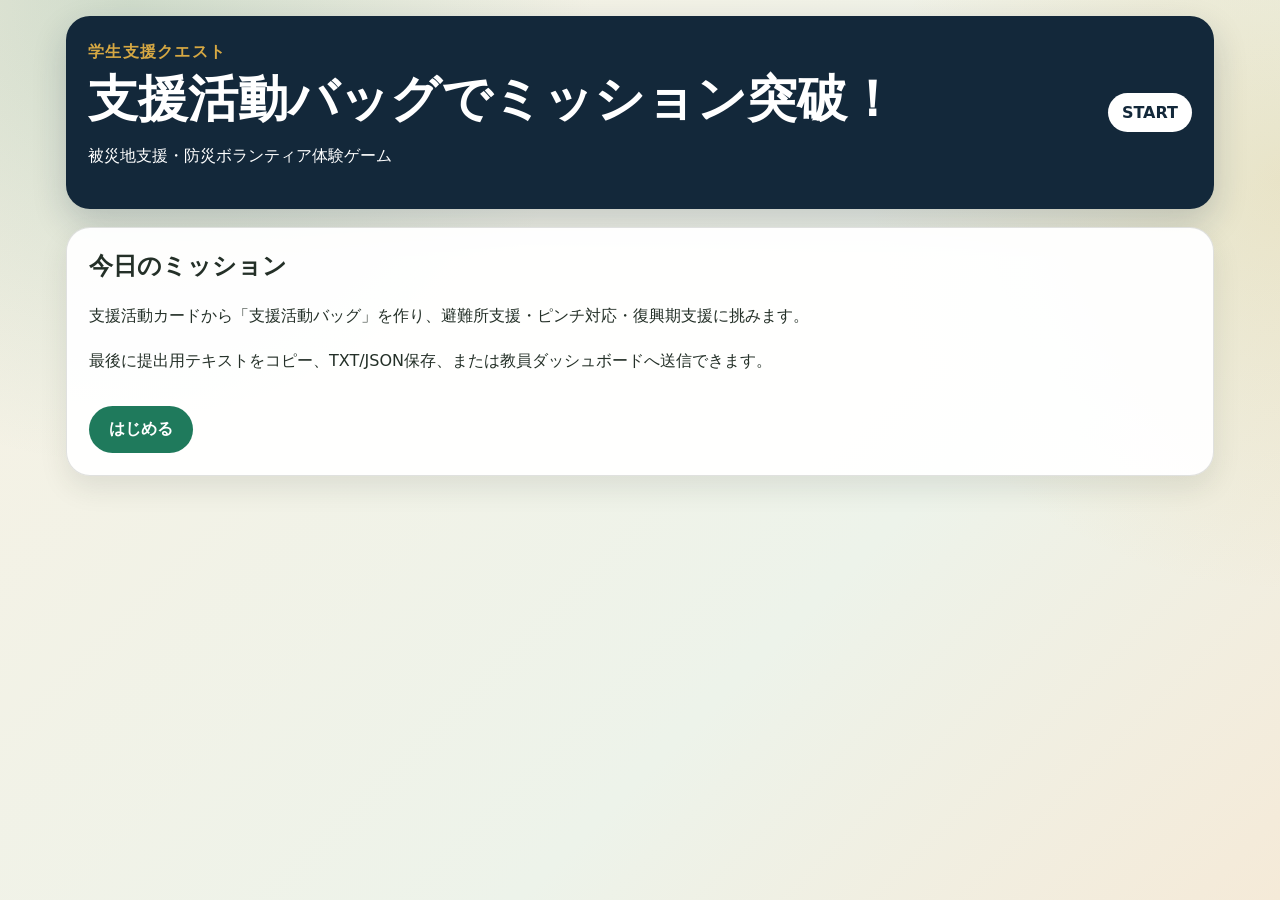
<file: index.html>
<!doctype html><html lang="ja"><head><meta charset="utf-8"><meta name="viewport" content="width=device-width,initial-scale=1"><title>学生支援クエスト</title><link rel="stylesheet" href="style.css"></head><body><div class="app"><header class="topbar"><div><p class="kicker">学生支援クエスト</p><h1>支援活動バッグでミッション突破！</h1><p>被災地支援・防災ボランティア体験ゲーム</p></div><div id="stage" class="badge">START</div></header><main>
<section id="start" class="screen active"><div class="panel"><h2>今日のミッション</h2><p>支援活動カードから「支援活動バッグ」を作り、避難所支援・ピンチ対応・復興期支援に挑みます。</p><p>最後に提出用テキストをコピー、TXT/JSON保存、または教員ダッシュボードへ送信できます。</p><button id="startBtn" class="btn primary">はじめる</button></div></section>
<section id="team" class="screen"><div class="panel"><h2>チーム情報</h2><label>チーム名</label><input id="teamName" placeholder="例：A班"><label>メンバー名（任意）</label><textarea id="members" rows="3"></textarea><button id="teamNext" class="btn primary">バッグ作成へ</button></div></section>
<section id="bag" class="screen"><div class="sticky"><div><h2>Mission 0：支援活動バッグ作成</h2><p>最大10枚・15pt以内・0ptカード最大3枚</p></div><div class="counter"><span id="count">0</span>/10枚<br><span id="weight">0</span>/15pt<br>0pt <span id="zero">0</span>/3枚</div></div><div id="filters" class="filters"></div><p id="warn" class="warn"></p><div id="grid" class="grid"></div><div class="actions"><button id="reset" class="btn secondary">リセット</button><button id="toMission" class="btn primary">Mission 1へ</button></div></section>
<section id="mission" class="screen"><div class="layout"><div class="panel"><p id="mLabel" class="label"></p><h2 id="mTitle"></h2><div id="mScenario" class="scenario"></div><h3>使うカード（最大5枚）</h3><div id="useCards" class="checks"></div><label>支援内容</label><textarea id="answer" rows="5"></textarea><label>学生だけで解決できないこと・誰につなぐか</label><textarea id="connect" rows="3"></textarea><button id="submitMission" class="btn primary">自己採点へ</button></div><aside class="side"><h3>支援活動バッグ</h3><div id="bagMini" class="miniList"></div></aside></div></section>
<section id="review" class="screen"><div class="panel"><p id="rLabel" class="label"></p><h2 id="rTitle"></h2><h3>あなたたちの回答</h3><div class="box"><b>支援内容</b><p id="rAnswer"></p><b>つなぐ視点</b><p id="rConnect"></p><b>使用カード</b><p id="rCards"></p></div><h3>自己採点</h3><p>下記の点が記載されているかどうか確認し、記載内容に沿って自己採点しましょう。</p><div id="scores"></div><div class="score">この得点：<span id="rTotal">0</span><span id="rMax"></span></div><h3>模範的な考え方</h3><div id="model" class="box"></div><button id="nextReview" class="btn primary">次へ</button></div></section>
<section id="god" class="screen"><div class="panel"><h2>神アイテム選出</h2><label>神アイテム</label><select id="godItem"></select><label>理由</label><textarea id="godReason" rows="4"></textarea><label>神アイテム自己採点：<span id="godVal">0</span>/5点</label><input id="godScore" type="range" min="0" max="5" value="0"><button id="toType" class="btn primary">チームタイプ診断へ</button></div></section>
<section id="type" class="screen"><div class="panel"><h2>チームタイプ診断</h2><div id="typeBox" class="box"></div><div id="bars"></div><button id="toResult" class="btn primary">結果・提出へ</button></div></section>
<section id="result" class="screen"><div class="panel"><p class="kicker">MISSION COMPLETE</p><h2 id="resTitle"></h2><div class="final"><span id="finalScore">0</span><small>/45点</small></div><h3>提出用テキスト</h3><textarea id="submission" rows="14" readonly></textarea><div class="actions"><button id="copy" class="btn secondary">コピー</button><button id="downloadTxt" class="btn secondary">TXT保存</button><button id="downloadJson" class="btn secondary">JSON保存</button><button id="sendGas" class="btn primary">教員へ送信</button></div><p id="sendMsg" class="success"></p><h3>チームタイプ</h3><div id="resType" class="box"></div><h3>支援活動バッグ</h3><div id="resBag" class="miniList"></div><h3>得点内訳</h3><div id="resScores"></div><button onclick="location.reload()" class="btn secondary">最初から</button></div></section>
</main></div><script src="config.js"></script><script src="script.js"></script></body></html>
</file>
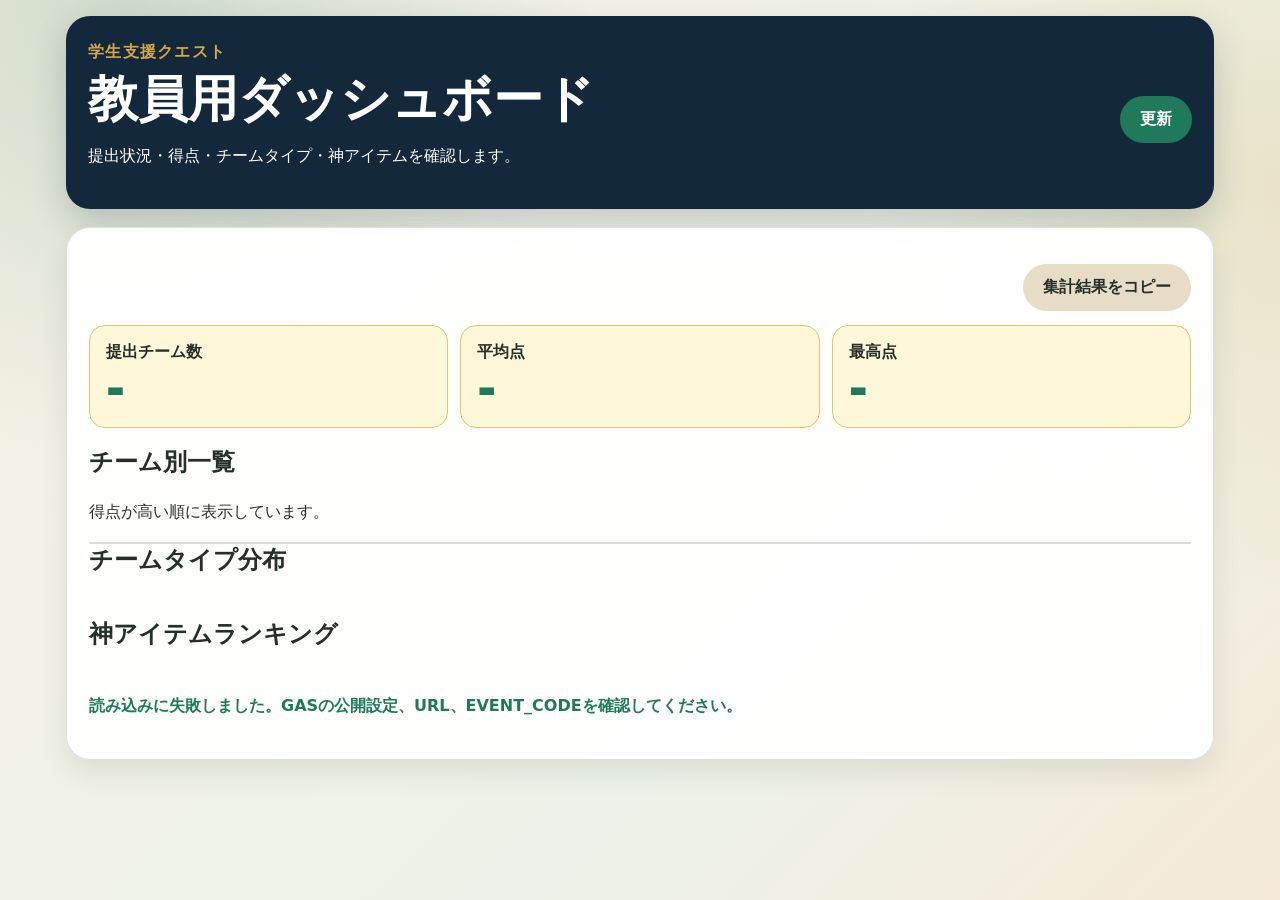
<file: dashboard.html>
<!doctype html>
<html lang="ja">
<head>
  <meta charset="utf-8">
  <meta name="viewport" content="width=device-width,initial-scale=1">
  <title>教員用ダッシュボード｜学生支援クエスト</title>
  <link rel="stylesheet" href="style.css">
  <style>
    .dashboard-summary{display:grid;grid-template-columns:repeat(3,minmax(0,1fr));gap:12px;margin-bottom:18px}
    .summary-card{background:#fff7da;border:1px solid #e0c56f;border-radius:16px;padding:16px}
    .summary-card b{display:block;margin-bottom:6px}.summary-card .big{font-size:2.6rem;line-height:1;color:#1f7a5c;font-weight:1000}
    .dashboard-table-wrap{overflow:auto;border-radius:14px;border:1px solid #ddd;background:#fff}
    .dashboard-table{width:100%;border-collapse:collapse;min-width:760px}
    .dashboard-table th,.dashboard-table td{border-bottom:1px solid #e5e5e5;padding:10px 9px;text-align:left;vertical-align:top}
    .dashboard-table th{background:#13283a;color:#fff;position:sticky;top:0;z-index:1}.dashboard-table tr:nth-child(even) td{background:#f8faf7}
    .rank-badge{display:inline-flex;align-items:center;justify-content:center;width:2rem;height:2rem;border-radius:999px;background:#e8f4ec;color:#176048;font-weight:1000}
    .score-badge{display:inline-block;min-width:4rem;text-align:center;border-radius:999px;padding:6px 10px;background:#1f7a5c;color:#fff;font-weight:1000}
    .chart-list{display:grid;gap:10px;margin:10px 0 22px}.chart-row{background:#fffdf8;border:1px solid #ded3bd;border-radius:14px;padding:11px 12px}
    .chart-row-head{display:grid;grid-template-columns:minmax(0,1fr) auto;gap:10px;align-items:center;font-weight:900;margin-bottom:7px}
    .chart-label{overflow-wrap:anywhere}.chart-value{color:#1f7a5c;font-weight:1000}.chart-track{height:16px;background:#e4dcc8;border-radius:999px;overflow:hidden}
    .chart-fill{height:100%;background:#1f7a5c;border-radius:999px;min-width:4px;transition:width .25s ease}
    .empty-message{padding:16px;background:#f8f4e9;border-radius:14px;color:#607066}.dashboard-actions{display:flex;justify-content:flex-end;gap:10px;flex-wrap:wrap;margin-bottom:14px}
    @media(max-width:820px){.dashboard-summary{grid-template-columns:1fr}.dashboard-actions{display:block}.dashboard-actions .btn{width:100%}.summary-card .big{font-size:2.2rem}}
  </style>
</head>
<body>
<div class="app">
  <header class="topbar">
    <div>
      <p class="kicker">学生支援クエスト</p>
      <h1>教員用ダッシュボード</h1>
      <p>提出状況・得点・チームタイプ・神アイテムを確認します。</p>
    </div>
    <button id="reload" class="btn primary">更新</button>
  </header>

  <section class="panel">
    <div class="dashboard-actions">
      <button id="copySummary" class="btn secondary">集計結果をコピー</button>
    </div>

    <div class="dashboard-summary">
      <div class="summary-card"><b>提出チーム数</b><div class="big" id="teamCount">-</div></div>
      <div class="summary-card"><b>平均点</b><div class="big" id="avgScore">-</div></div>
      <div class="summary-card"><b>最高点</b><div class="big" id="maxScore">-</div></div>
    </div>

    <h2>チーム別一覧</h2>
    <p class="hint">得点が高い順に表示しています。</p>
    <div class="dashboard-table-wrap">
      <table id="teamTable" class="dashboard-table"></table>
    </div>

    <h2>チームタイプ分布</h2>
    <div id="typeDist" class="chart-list"></div>

    <h2>神アイテムランキング</h2>
    <div id="godRank" class="chart-list"></div>

    <p id="status" class="success"></p>
  </section>
</div>

<script src="config.js"></script>
<script>
let latestRows = [];

function jsonp(url, cbName) {
  return new Promise((resolve, reject) => {
    window[cbName] = (data) => {
      resolve(data);
      delete window[cbName];
      script.remove();
    };
    const script = document.createElement('script');
    script.onerror = () => reject(new Error('読み込みに失敗しました'));
    script.src = url + (url.includes('?') ? '&' : '?') + 'callback=' + cbName + '&_=' + Date.now();
    document.body.appendChild(script);
  });
}

function toNumber(value) {
  const n = Number(value);
  return Number.isFinite(n) ? n : 0;
}

function sortRowsByScore(rows) {
  return [...rows].sort((a, b) => toNumber(b.totalScore) - toNumber(a.totalScore));
}

function countBy(rows, key) {
  const counts = {};
  rows.forEach(row => {
    const value = row[key] || '未設定';
    counts[value] = (counts[value] || 0) + 1;
  });
  return counts;
}

function sortedEntries(counts) {
  return Object.entries(counts).sort((a, b) => {
    if (b[1] !== a[1]) return b[1] - a[1];
    return String(a[0]).localeCompare(String(b[0]), 'ja');
  });
}

function renderBarChart(elId, counts) {
  const el = document.getElementById(elId);
  const entries = sortedEntries(counts);

  if (!entries.length) {
    el.innerHTML = '<div class="empty-message">まだデータがありません。</div>';
    return;
  }

  const max = Math.max(...entries.map(([, value]) => value), 1);

  el.innerHTML = entries.map(([label, value]) => {
    const width = (value / max) * 100;
    return `
      <div class="chart-row">
        <div class="chart-row-head">
          <span class="chart-label">${escapeHtml(label)}</span>
          <span class="chart-value">${value}チーム</span>
        </div>
        <div class="chart-track">
          <div class="chart-fill" style="width:${width}%"></div>
        </div>
      </div>
    `;
  }).join('');
}

function renderTable(rows) {
  const table = document.getElementById('teamTable');

  if (!rows.length) {
    table.innerHTML = `
      <tr>
        <th>順位</th>
        <th>チーム</th>
        <th>得点</th>
        <th>チームタイプ</th>
        <th>神アイテム</th>
        <th>Mission 1</th>
        <th>ピンチ</th>
        <th>Mission 2</th>
      </tr>
      <tr><td colspan="8">まだ提出データがありません。</td></tr>
    `;
    return;
  }

  table.innerHTML = `
    <tr>
      <th>順位</th>
      <th>チーム</th>
      <th>得点</th>
      <th>チームタイプ</th>
      <th>神アイテム</th>
      <th>Mission 1</th>
      <th>ピンチ</th>
      <th>Mission 2</th>
    </tr>
    ${rows.map((row, index) => `
      <tr>
        <td><span class="rank-badge">${index + 1}</span></td>
        <td><strong>${escapeHtml(row.teamName || '')}</strong></td>
        <td><span class="score-badge">${toNumber(row.totalScore)}</span></td>
        <td>${escapeHtml(row.teamTypeTitle || '')}</td>
        <td>${escapeHtml(row.godItem || '')}</td>
        <td>${toNumber(row.mission1Score)}</td>
        <td>${toNumber(row.pinchScore)}</td>
        <td>${toNumber(row.mission2Score)}</td>
      </tr>
    `).join('')}
  `;
}

function renderSummary(rows) {
  document.getElementById('teamCount').textContent = rows.length;
  const scores = rows.map(row => toNumber(row.totalScore));
  const avg = scores.length ? scores.reduce((a, b) => a + b, 0) / scores.length : null;
  const max = scores.length ? Math.max(...scores) : null;
  document.getElementById('avgScore').textContent = avg === null ? '-' : avg.toFixed(1);
  document.getElementById('maxScore').textContent = max === null ? '-' : String(max);
}

async function loadDashboard() {
  const status = document.getElementById('status');

  if (!GAS_WEB_APP_URL || GAS_WEB_APP_URL.includes('PASTE_')) {
    status.textContent = 'config.jsにGAS_WEB_APP_URLを設定してください。';
    return;
  }

  status.textContent = '読み込み中...';
  const url = GAS_WEB_APP_URL + '?action=summary&eventCode=' + encodeURIComponent(EVENT_CODE);

  try {
    const data = await jsonp(url, 'dashboardCallback');
    const rows = sortRowsByScore(data.rows || []);
    latestRows = rows;
    renderSummary(rows);
    renderTable(rows);
    renderBarChart('typeDist', countBy(rows, 'teamTypeTitle'));
    renderBarChart('godRank', countBy(rows, 'godItem'));
    status.textContent = '更新しました。';
  } catch (error) {
    status.textContent = '読み込みに失敗しました。GASの公開設定、URL、EVENT_CODEを確認してください。';
  }
}

function buildSummaryText(rows) {
  const lines = [];
  lines.push('【学生支援クエスト 集計結果】');
  lines.push(`提出チーム数：${rows.length}`);

  const scores = rows.map(row => toNumber(row.totalScore));
  if (scores.length) {
    lines.push(`平均点：${(scores.reduce((a, b) => a + b, 0) / scores.length).toFixed(1)}`);
    lines.push(`最高点：${Math.max(...scores)}`);
  }

  lines.push('');
  lines.push('■ チーム別一覧（得点順）');
  rows.forEach((row, index) => {
    lines.push(`${index + 1}. ${row.teamName || ''}：${toNumber(row.totalScore)}点／${row.teamTypeTitle || ''}／神アイテム：${row.godItem || ''}`);
  });

  lines.push('');
  lines.push('■ チームタイプ分布');
  sortedEntries(countBy(rows, 'teamTypeTitle')).forEach(([label, count]) => {
    lines.push(`${label}：${count}チーム`);
  });

  lines.push('');
  lines.push('■ 神アイテムランキング');
  sortedEntries(countBy(rows, 'godItem')).forEach(([label, count]) => {
    lines.push(`${label}：${count}チーム`);
  });

  return lines.join('\n');
}

function escapeHtml(value) {
  return String(value)
    .replaceAll('&', '&amp;')
    .replaceAll('<', '&lt;')
    .replaceAll('>', '&gt;')
    .replaceAll('"', '&quot;')
    .replaceAll("'", '&#039;');
}

document.getElementById('reload').addEventListener('click', loadDashboard);

document.getElementById('copySummary').addEventListener('click', async () => {
  const status = document.getElementById('status');
  try {
    await navigator.clipboard.writeText(buildSummaryText(latestRows));
    status.textContent = '集計結果をコピーしました。';
  } catch (error) {
    status.textContent = 'コピーに失敗しました。';
  }
});

loadDashboard();
</script>
</body>
</html>
</file>
<file: style.css>
* {
  box-sizing: border-box;
}

:root {
  --navy: #13283a;
  --green: #1f7a5c;
  --green-dark: #176048;
  --cream: #f7f1e3;
  --sand: #eadfc8;
  --gold: #d6a843;
  --red: #b32929;
  --ink: #243028;
  --muted: #607066;
  --panel: rgba(255, 255, 255, 0.95);
}

body {
  margin: 0;
  font-family: "Yu Gothic", "Hiragino Kaku Gothic ProN", "Meiryo", system-ui, sans-serif;
  background:
    radial-gradient(circle at 10% 0%, rgba(31, 122, 92, 0.18), transparent 32%),
    radial-gradient(circle at 100% 20%, rgba(214, 168, 67, 0.20), transparent 28%),
    linear-gradient(135deg, #f7f1e3, #edf3ea 65%, #f5ead8);
  color: var(--ink);
  min-height: 100vh;
}

.app {
  max-width: 1180px;
  margin: 0 auto;
  padding: 16px;
}

.topbar {
  background: var(--navy);
  color: #fff;
  border-radius: 24px;
  padding: 22px;
  display: flex;
  justify-content: space-between;
  align-items: center;
  gap: 16px;
  margin-bottom: 18px;
  box-shadow: 0 14px 34px rgba(19, 40, 58, 0.20);
}

.kicker {
  color: var(--gold);
  font-weight: 900;
  letter-spacing: 0.08em;
  margin: 0 0 6px;
}

h1 {
  margin: 0;
  line-height: 1.08;
  font-size: clamp(1.8rem, 5vw, 3.1rem);
}

h2 {
  margin-top: 0;
}

p {
  line-height: 1.8;
}

.badge {
  background: #fff;
  color: var(--navy);
  padding: 10px 14px;
  border-radius: 999px;
  font-weight: 900;
  height: max-content;
  white-space: nowrap;
}

.screen {
  display: none;
}

.screen.active {
  display: block;
}

.panel,
.side {
  background: var(--panel);
  border: 1px solid rgba(36, 48, 40, 0.14);
  border-radius: 24px;
  padding: 22px;
  box-shadow: 0 12px 28px rgba(36, 48, 40, 0.10);
}

label {
  display: block;
  margin: 16px 0 7px;
  font-weight: 900;
}

/* checkbox / radio / range には通常入力欄の幅100%指定をかけない */
input:not([type="checkbox"]):not([type="radio"]):not([type="range"]),
textarea,
select {
  width: 100%;
  padding: 13px 14px;
  border: 1px solid #b8c5b9;
  border-radius: 14px;
  font-size: 1rem;
  background: #fff;
  color: var(--ink);
}

textarea {
  resize: vertical;
}

input[type="range"] {
  width: 100%;
  accent-color: var(--green);
}

.btn {
  border: 0;
  border-radius: 999px;
  padding: 13px 20px;
  margin-top: 14px;
  font-size: 1rem;
  font-weight: 900;
  cursor: pointer;
  transition: 0.16s ease;
}

.btn.primary,
.primary {
  background: var(--green);
  color: #fff;
}

.btn.primary:hover,
.primary:hover {
  background: var(--green-dark);
  transform: translateY(-1px);
}

.btn.secondary,
.secondary {
  background: #e7ddc6;
  color: var(--ink);
}

.btn.secondary:hover,
.secondary:hover {
  background: #d6c7a8;
}

.back-btn {
  margin-top: 0;
  white-space: nowrap;
}

.sticky {
  position: sticky;
  top: 0;
  z-index: 5;
  background: rgba(255, 255, 255, 0.98);
  border: 1px solid rgba(36, 48, 40, 0.14);
  border-radius: 22px;
  padding: 15px;
  margin-bottom: 12px;
  display: flex;
  justify-content: space-between;
  align-items: center;
  gap: 12px;
  box-shadow: 0 8px 20px rgba(36, 48, 40, 0.10);
}

.sticky h2 {
  margin: 0 0 5px;
}

.sticky p {
  margin: 0;
}

.counter {
  background: var(--navy);
  color: #fff;
  border-radius: 16px;
  padding: 10px 14px;
  font-weight: 900;
  text-align: right;
  min-width: 150px;
}

.filters {
  display: flex;
  flex-wrap: wrap;
  gap: 8px;
  margin: 10px 0 14px;
}

.filter {
  border: 1px solid #cbd8cf;
  border-radius: 999px;
  background: #fff;
  padding: 8px 10px;
  font-weight: 800;
  cursor: pointer;
}

.filter.active {
  background: var(--navy);
  color: #fff;
  border-color: var(--navy);
}

.warn {
  color: var(--red);
  font-weight: 900;
  min-height: 1.5em;
}

.success {
  color: var(--green);
  font-weight: 900;
}

.grid {
  display: grid;
  grid-template-columns: repeat(auto-fit, minmax(215px, 1fr));
  gap: 12px;
}

.item {
  background: #fffdf8;
  border: 2px solid #d7c9ae;
  border-radius: 18px;
  padding: 13px;
  cursor: pointer;
  position: relative;
  min-height: 185px;
  transition: 0.15s ease;
}

.item:hover {
  transform: translateY(-2px);
  box-shadow: 0 10px 18px rgba(36, 48, 40, 0.12);
}

.item.selected {
  border-color: var(--green);
  background: #effaf4;
  box-shadow: 0 0 0 4px rgba(31, 122, 92, 0.14);
}

.no {
  background: var(--navy);
  color: #fff;
  border-radius: 10px;
  padding: 4px 8px;
  font-weight: 900;
  font-size: 0.85rem;
}

.w {
  position: absolute;
  top: 10px;
  right: 10px;
  border: 2px solid #d28b35;
  border-radius: 12px;
  padding: 4px 8px;
  font-weight: 900;
  background: #fff;
  color: #a6600b;
}

.item h3 {
  margin: 12px 0 8px;
  padding-right: 48px;
}

.cat {
  display: inline-block;
  background: #e9f0e6;
  color: #31543f;
  border-radius: 999px;
  padding: 4px 8px;
  font-weight: 900;
  font-size: 0.78rem;
}

.actions {
  display: flex;
  gap: 10px;
  flex-wrap: wrap;
  justify-content: flex-end;
  margin-top: 14px;
}

.layout {
  display: grid;
  grid-template-columns: minmax(0, 1fr) 285px;
  gap: 16px;
}

.scenario {
  background: #f8f4e9;
  border-left: 6px solid var(--gold);
  border-radius: 15px;
  padding: 15px;
  margin: 12px 0 18px;
}

.label {
  display: inline-block;
  background: #e8f4ec;
  color: var(--green);
  border-radius: 999px;
  padding: 6px 12px;
  font-weight: 900;
  margin: 0 0 10px;
}

/* Mission画面：使うカードの一覧 */
.checks {
  display: grid;
  gap: 12px;
  margin: 10px 0 18px;
}

/* チェックボックスを左寄せし、テキスト幅を広く取る */
.check {
  display: flex;
  align-items: flex-start;
  gap: 12px;
  padding: 14px 16px 14px 10px;
  border: 1px solid #d7e0d8;
  border-radius: 18px;
  background: #f7faf7;
  cursor: pointer;
}

/* checkboxの大きさを固定 */
.check input[type="checkbox"] {
  appearance: auto;
  -webkit-appearance: checkbox;
  flex: 0 0 22px;
  width: 22px;
  height: 22px;
  min-width: 22px;
  min-height: 22px;
  max-width: 22px;
  max-height: 22px;
  margin: 3px 0 0 0;
  padding: 0;
  accent-color: var(--green);
  cursor: pointer;
}

.check span {
  display: block;
  flex: 1;
  min-width: 0;
  line-height: 1.6;
}

.check strong {
  display: inline-block;
  margin-bottom: 4px;
}

.check small {
  display: block;
  color: #44554d;
  font-size: 0.95rem;
}

.miniList {
  display: flex;
  flex-wrap: wrap;
  gap: 8px;
}

.mini {
  display: inline-block;
  background: #edf6ef;
  border: 1px solid #c8dacd;
  border-radius: 999px;
  padding: 7px 10px;
  font-weight: 900;
  font-size: 0.88rem;
}

.box {
  background: #fff7da;
  border: 1px solid #e0c56f;
  border-radius: 16px;
  padding: 14px;
  margin: 14px 0;
  line-height: 1.8;
}

.scoreLine {
  background: #f7faf6;
  border: 1px solid #d6e2d9;
  border-radius: 14px;
  padding: 12px;
  margin: 10px 0;
}

.scoreLine input[type="range"] {
  width: 100%;
}

.score {
  background: #e8f4ec;
  color: var(--green-dark);
  font-size: 1.25rem;
  font-weight: 1000;
  padding: 13px;
  border-radius: 16px;
  text-align: right;
  margin: 14px 0;
}

.bar {
  background: #f8f4e9;
  border-radius: 14px;
  padding: 11px;
  margin: 8px 0;
}

.track {
  height: 12px;
  background: #e4dcc8;
  border-radius: 999px;
  overflow: hidden;
  margin-top: 6px;
}

.fill {
  height: 100%;
  background: var(--green);
  border-radius: 999px;
}

.final {
  font-size: 4rem;
  line-height: 1;
  font-weight: 1000;
  color: var(--green);
  margin: 10px 0 22px;
}

.final small {
  font-size: 1.4rem;
  color: var(--muted);
}

#submission {
  font-family: ui-monospace, SFMono-Regular, Menlo, Consolas, monospace;
  font-size: 0.9rem;
}

/* dashboard用 */
.grid3 {
  display: grid;
  grid-template-columns: repeat(3, 1fr);
  gap: 12px;
}

.big {
  font-size: 2.5rem;
  color: var(--green);
  font-weight: 1000;
}

table {
  border-collapse: collapse;
  width: 100%;
  background: #fff;
}

th,
td {
  border: 1px solid #ddd;
  padding: 8px;
  text-align: left;
}

th {
  background: var(--navy);
  color: #fff;
}

/* スマホ対応 */
@media (max-width: 820px) {
  .app {
    padding: 10px;
  }

  .topbar {
    display: block;
  }

  .badge {
    margin-top: 12px;
    display: inline-block;
  }

  .back-btn {
  width: auto;
  margin-top: 12px;
  margin-right: 8px;
  }

  .sticky {
    display: block;
  }

  .counter {
    margin-top: 12px;
    display: inline-block;
    text-align: left;
  }

  .layout {
    display: block;
  }

  .side {
    margin-top: 14px;
  }

  .grid {
    grid-template-columns: 1fr;
  }

  .actions {
    display: block;
  }

  .btn {
    width: 100%;
  }

  h1 {
    font-size: 1.7rem;
  }

  .final {
    font-size: 3rem;
  }

  .grid3 {
    grid-template-columns: 1fr;
  }

  .check {
    gap: 10px;
    padding: 13px 12px 13px 8px;
  }

  .check input[type="checkbox"] {
    flex: 0 0 20px;
    width: 20px;
    height: 20px;
    min-width: 20px;
    min-height: 20px;
    max-width: 20px;
    max-height: 20px;
  }
}
</file>
